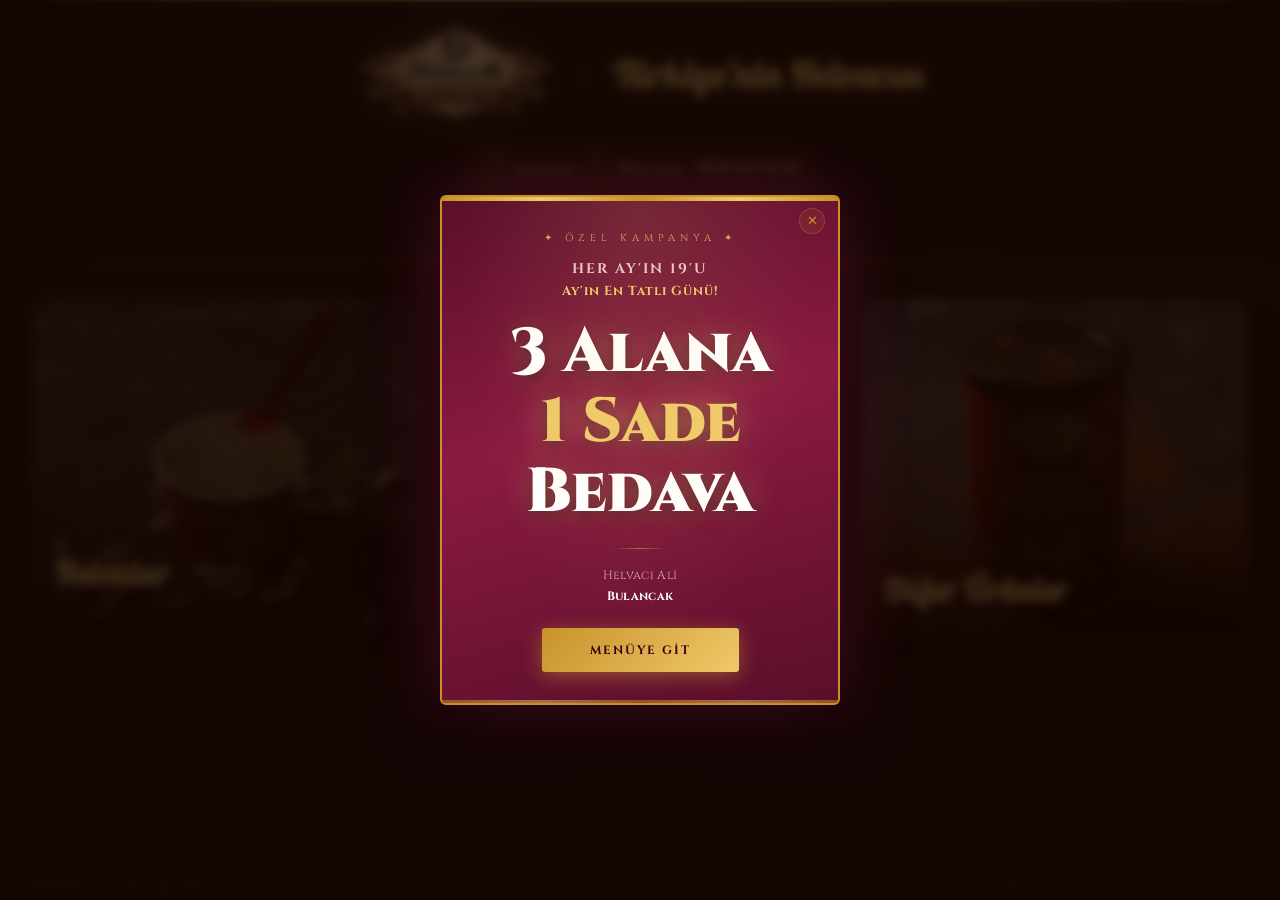
<file: index.html>
<!DOCTYPE html><html lang="tr"><head><meta charset="UTF-8"><meta name="viewport" content="width=device-width, initial-scale=1.0"><title>Helvacı Ali Bulancak – QR Menü</title><meta name="description" content="Helvacı Ali Bulancak – İrmik Helvaları & Özel Tatlar."><link rel="canonical" href="https://www.helvacialibulancak.com/"><meta property="og:title" content="Helvacı Ali Bulancak – QR Menü"><meta property="og:description" content="Helvacı Ali Bulancak – İrmik Helvaları & Özel Tatlar."><meta property="og:image" content="https://www.helvacialibulancak.com/images/logo/logo.png"><meta property="og:url" content="https://www.helvacialibulancak.com/"><meta property="og:type" content="website"><meta property="og:site_name" content="Helvacı Ali Bulancak"><script type="application/ld+json"> { "@context": "https://schema.org", "@type": "Restaurant", "name": "Helvacı Ali | Bulancak", "url": "https://www.helvacialibulancak.com", "logo": "https://www.helvacialibulancak.com/images/logo/logo.png", "telephone": "+905382197628", "address": { "@type": "PostalAddress", "streetAddress": "İhsaniye Mah. 15 Temmuz Cad. No:135/A", "addressLocality": "Bulancak", "addressRegion": "Giresun", "addressCountry": "TR" }, "sameAs": [ "https://www.instagram.com/helvaciali.bulancak/" ] } </script><script type="application/ld+json"> { "@context": "https://schema.org", "@type": "WebSite", "name": "Helvacı Ali | Bulancak", "alternateName": "Helvacı Ali Bulancak", "url": "https://www.helvacialibulancak.com" } </script><link rel="icon" type="image/png" href="images/logo/logo.png"><link rel="apple-touch-icon" href="images/logo/favicon.png"><link href="https://fonts.googleapis.com/css2?family=Playfair+Display:ital,wght@0,400;0,700;0,900;1,400&family=Cormorant+Garamond:wght@300;400;500;600&family=Lobster&family=Cinzel:wght@700;900&display=swap" rel="stylesheet"><link rel="stylesheet" href="style.css"><script async src="https://www.googletagmanager.com/gtag/js?id=G-EFC6RKV601"></script><script> window.dataLayer = window.dataLayer || []; function gtag() { dataLayer.push(arguments); } gtag('js', new Date()); gtag('config', 'G-EFC6RKV601'); </script><script>(function(){document.addEventListener('contextmenu',function(e){e.preventDefault();});document.addEventListener('keydown',function(e){if(e.keyCode===123||(e.ctrlKey&&e.shiftKey&&[73,74,67].includes(e.keyCode))||(e.ctrlKey&&e.keyCode===85)){e.preventDefault();return false;}});})();</script></head><body class="home"><header class="header"><div class="header-inner"><div class="header-brand"><img src="images/logo/logo.png" alt="Helvacı Ali Logo" class="header-logo"><div class="header-divider"></div><h1 class="header-title">Türkiye'nin Helvacısı</h1></div><div class="contact"><a href="https://www.instagram.com/helvaciali.bulancak/" target="_blank" class="social"><img src="images/sosyalmedya/instagram.png" alt="Instagram"> Instagram </a><a href="https://wa.me/5382197628" target="_blank" class="social"><img src="images/sosyalmedya/whatsapp.png" alt="WhatsApp"> WhatsApp </a><span class="phone"><strong>0538&nbsp;219&nbsp;76&nbsp;28</strong></span></div><div class="delivery-strip"><span class="delivery-label">Online Sipariş</span><div class="delivery-buttons"><a href="https://getir.com/yemek/restoran/helvaci-ali-bulancak-ihsaniye-mah-bulancak-giresun/" target="_blank" class="delivery-btn getir-btn">Getir</a><a href="https://tgoyemek.com/restoranlar/421122#" target="_blank" class="delivery-btn trendyol-btn">Trendyol</a></div></div></div></header><main class="container"><section class="showcase-grid"><a href="helvalar.html" class="showcase-card"><img src="images/helvalar.jpg" alt="Helvalar"><div class="showcase-overlay"><h3>Helvalar</h3><p>Sade, Antep Fıstıklı, Lotuslu, Dubai Çikolatalı & Kiloluk İrmik Helvaları</p></div></a><a href="icecekler.html" class="showcase-card"><img src="images/icecekler.jpg" alt="İçecekler"><div class="showcase-overlay"><h3>İçecekler</h3><p>Sıcak & Soğuk İçecekler</p></div></a><a href="diger.html" class="showcase-card"><img src="images/diger.jpg" alt="Diğer Ürünler"><div class="showcase-overlay"><h3>Diğer Ürünler</h3><p>Ek lezzetler ve Diğer Ürünler</p></div></a></section></main><footer class="footer"><div class="footer-inner"><div class="footer-left">© 2025 Helvacı Ali - Site: Uygar Güner</div><div class="footer-right">İhsaniye Mah. 15 Temmuz Cad. No:135/A Bulancak / Giresun</div></div></footer><div id="kampanya-popup"><div class="popup-box"><div class="popup-strip-top"></div><div class="popup-content"><div class="popup-glow"></div><div class="popup-label">✦ Özel Kampanya ✦</div><div class="popup-date">Her Ay'ın 19'u</div><div class="popup-subtitle">Ay'ın En Tatlı Günü!</div><div class="popup-main-1">3 Alana</div><div class="popup-main-2">1 Sade</div><div class="popup-main-3">Bedava</div><div class="popup-divider"></div><p class="popup-desc">Helvacı Ali<br><strong>Bulancak</strong></p><div class="popup-btn-wrap"><a href="javascript:void(0)" onclick="closePopup()" class="popup-btn">Menüye Git</a></div></div><div class="popup-strip-bottom"></div><button onclick="closePopup()" aria-label="Kapat" class="popup-close">✕</button></div></div><script> var popup = document.getElementById('kampanya-popup'); if (sessionStorage.getItem('popupGosterildi')) { popup.style.display = 'none'; } function closePopup() { sessionStorage.setItem('popupGosterildi', '1'); popup.style.animation = 'popupFadeOut 0.3s ease forwards'; setTimeout(function(){ popup.style.display='none'; }, 300); } document.addEventListener('keydown', function(e){ if(e.key==='Escape') closePopup(); }); popup.addEventListener('click', function(e){ if(e.target===this) closePopup(); }); </script></body></html>
</file>
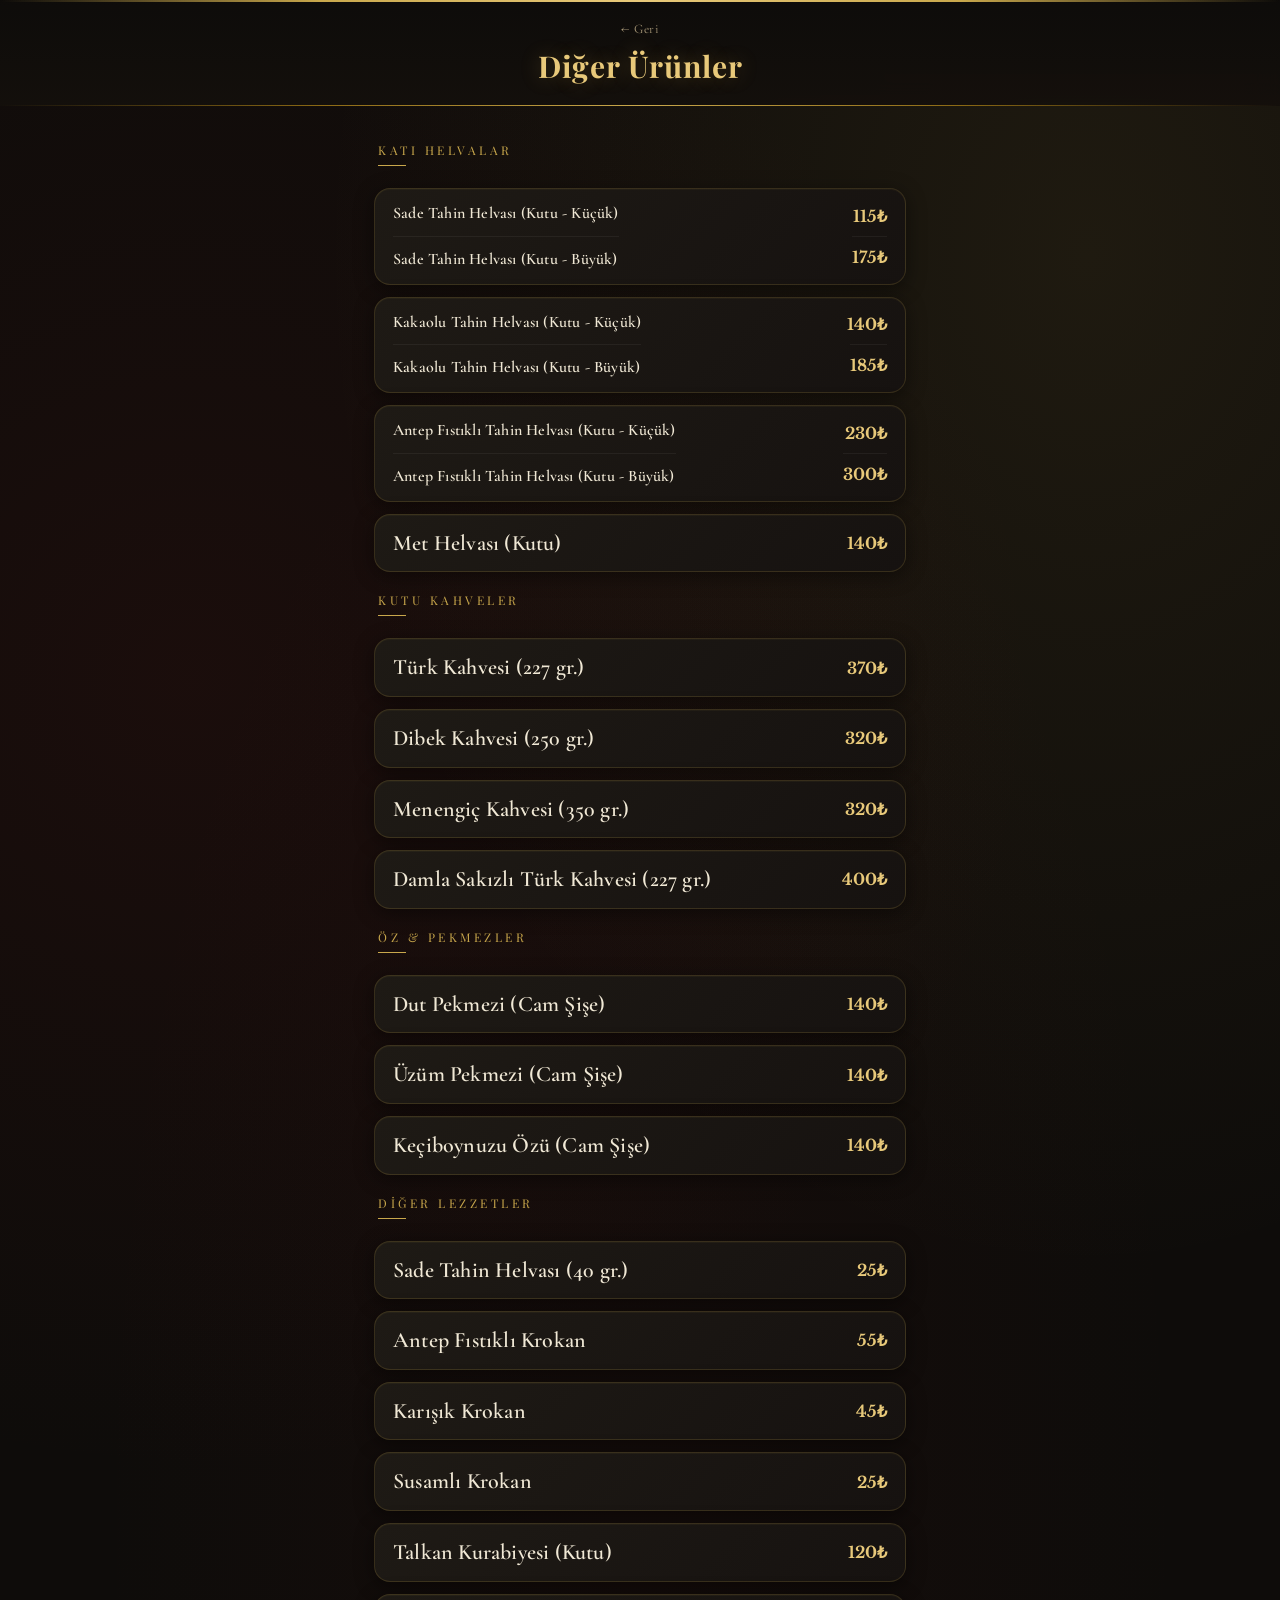
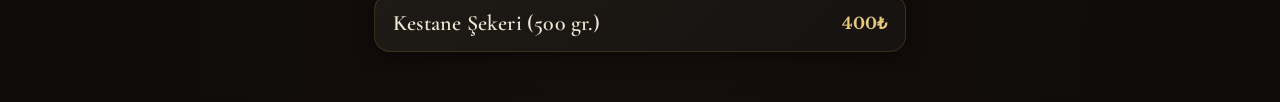
<file: diger.html>
<!DOCTYPE html><html lang="tr"><head><meta charset="UTF-8"><meta name="viewport" content="width=device-width, initial-scale=1.0"><title>Diğer Ürünler | Helvacı Ali Bulancak</title><link href="https://fonts.googleapis.com/css2?family=Playfair+Display:ital,wght@0,400;0,700;0,900;1,400&family=Cormorant+Garamond:wght@300;400;500;600&family=Lobster&display=swap" rel="stylesheet"><link rel="stylesheet" href="style.css"><link rel="icon" type="image/png" href="images/logo/logo.png"><link rel="apple-touch-icon" href="images/logo/favicon.png"><script>(function(){document.addEventListener('contextmenu',function(e){e.preventDefault();});document.addEventListener('keydown',function(e){if(e.keyCode===123||(e.ctrlKey&&e.shiftKey&&[73,74,67].includes(e.keyCode))||(e.ctrlKey&&e.keyCode===85)){e.preventDefault();return false;}});})();</script></head><body class="inner"><header class="header"><div class="header-inner"><a href="index.html" class="back">← Geri</a><h1 class="logo">Diğer Ürünler</h1></div></header><main class="container"><div class="product-list"><div class="product-card section-title"><h3>KATI HELVALAR</h3></div><div class="product-card drink-item multi-line"><div class="product-info"><h3>Sade Tahin Helvası (Kutu - Küçük)</h3><h3>Sade Tahin Helvası (Kutu - Büyük)</h3></div><div class="price-group"><span class="price">115₺</span><span class="price">175₺</span></div></div><div class="product-card drink-item multi-line"><div class="product-info"><h3>Kakaolu Tahin Helvası (Kutu - Küçük)</h3><h3>Kakaolu Tahin Helvası (Kutu - Büyük)</h3></div><div class="price-group"><span class="price">140₺</span><span class="price">185₺</span></div></div><div class="product-card drink-item multi-line"><div class="product-info"><h3>Antep Fıstıklı Tahin Helvası (Kutu - Küçük)</h3><h3>Antep Fıstıklı Tahin Helvası (Kutu - Büyük)</h3></div><div class="price-group"><span class="price">230₺</span><span class="price">300₺</span></div></div><div class="product-card drink-item"><div class="product-info"><h3>Met Helvası (Kutu)</h3></div><span class="price">140₺</span></div><div class="product-card section-title"><h3>KUTU KAHVELER</h3></div><div class="product-card drink-item"><div class="product-info"><h3>Türk Kahvesi (227 gr.)</h3></div><span class="price">370₺</span></div><div class="product-card drink-item"><div class="product-info"><h3>Dibek Kahvesi (250 gr.)</h3></div><span class="price">320₺</span></div><div class="product-card drink-item"><div class="product-info"><h3>Menengiç Kahvesi (350 gr.)</h3></div><span class="price">320₺</span></div><div class="product-card drink-item"><div class="product-info"><h3>Damla Sakızlı Türk Kahvesi (227 gr.)</h3></div><span class="price">400₺</span></div><div class="product-card section-title"><h3>ÖZ & PEKMEZLER</h3></div><div class="product-card drink-item"><div class="product-info"><h3>Dut Pekmezi (Cam Şişe)</h3></div><span class="price">140₺</span></div><div class="product-card drink-item"><div class="product-info"><h3>Üzüm Pekmezi (Cam Şişe)</h3></div><span class="price">140₺</span></div><div class="product-card drink-item"><div class="product-info"><h3>Keçiboynuzu Özü (Cam Şişe)</h3></div><span class="price">140₺</span></div><div class="product-card section-title"><h3>DİĞER LEZZETLER</h3></div><div class="product-card drink-item"><div class="product-info"><h3>Sade Tahin Helvası (40 gr.)</h3></div><span class="price">25₺</span></div><div class="product-card drink-item"><div class="product-info"><h3>Antep Fıstıklı Krokan</h3></div><span class="price">55₺</span></div><div class="product-card drink-item"><div class="product-info"><h3>Karışık Krokan</h3></div><span class="price">45₺</span></div><div class="product-card drink-item"><div class="product-info"><h3>Susamlı Krokan</h3></div><span class="price">25₺</span></div><div class="product-card drink-item"><div class="product-info"><h3>Talkan Kurabiyesi (Kutu)</h3></div><span class="price">120₺</span></div><div class="product-card drink-item"><div class="product-info"><h3>Kestane Şekeri (500 gr.)</h3></div><span class="price">400₺</span></div></div></main></body></html>
</file>
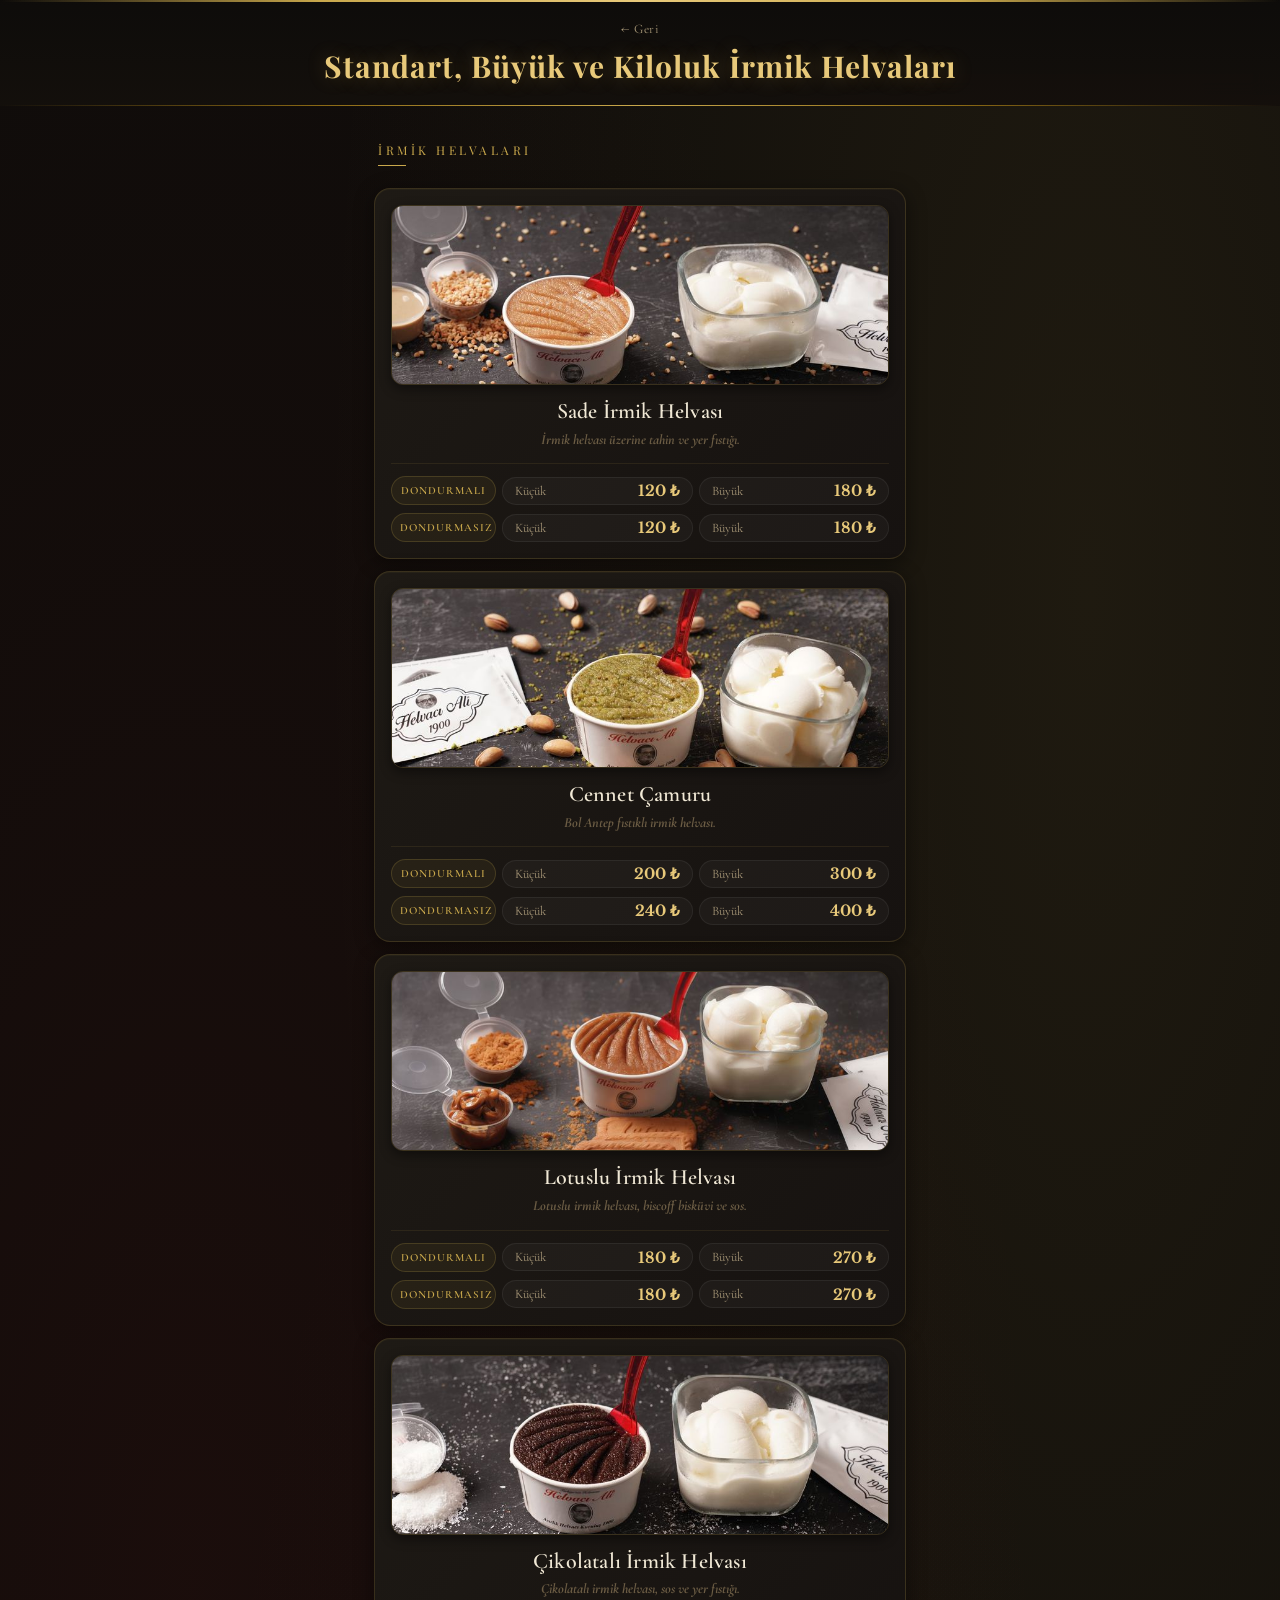
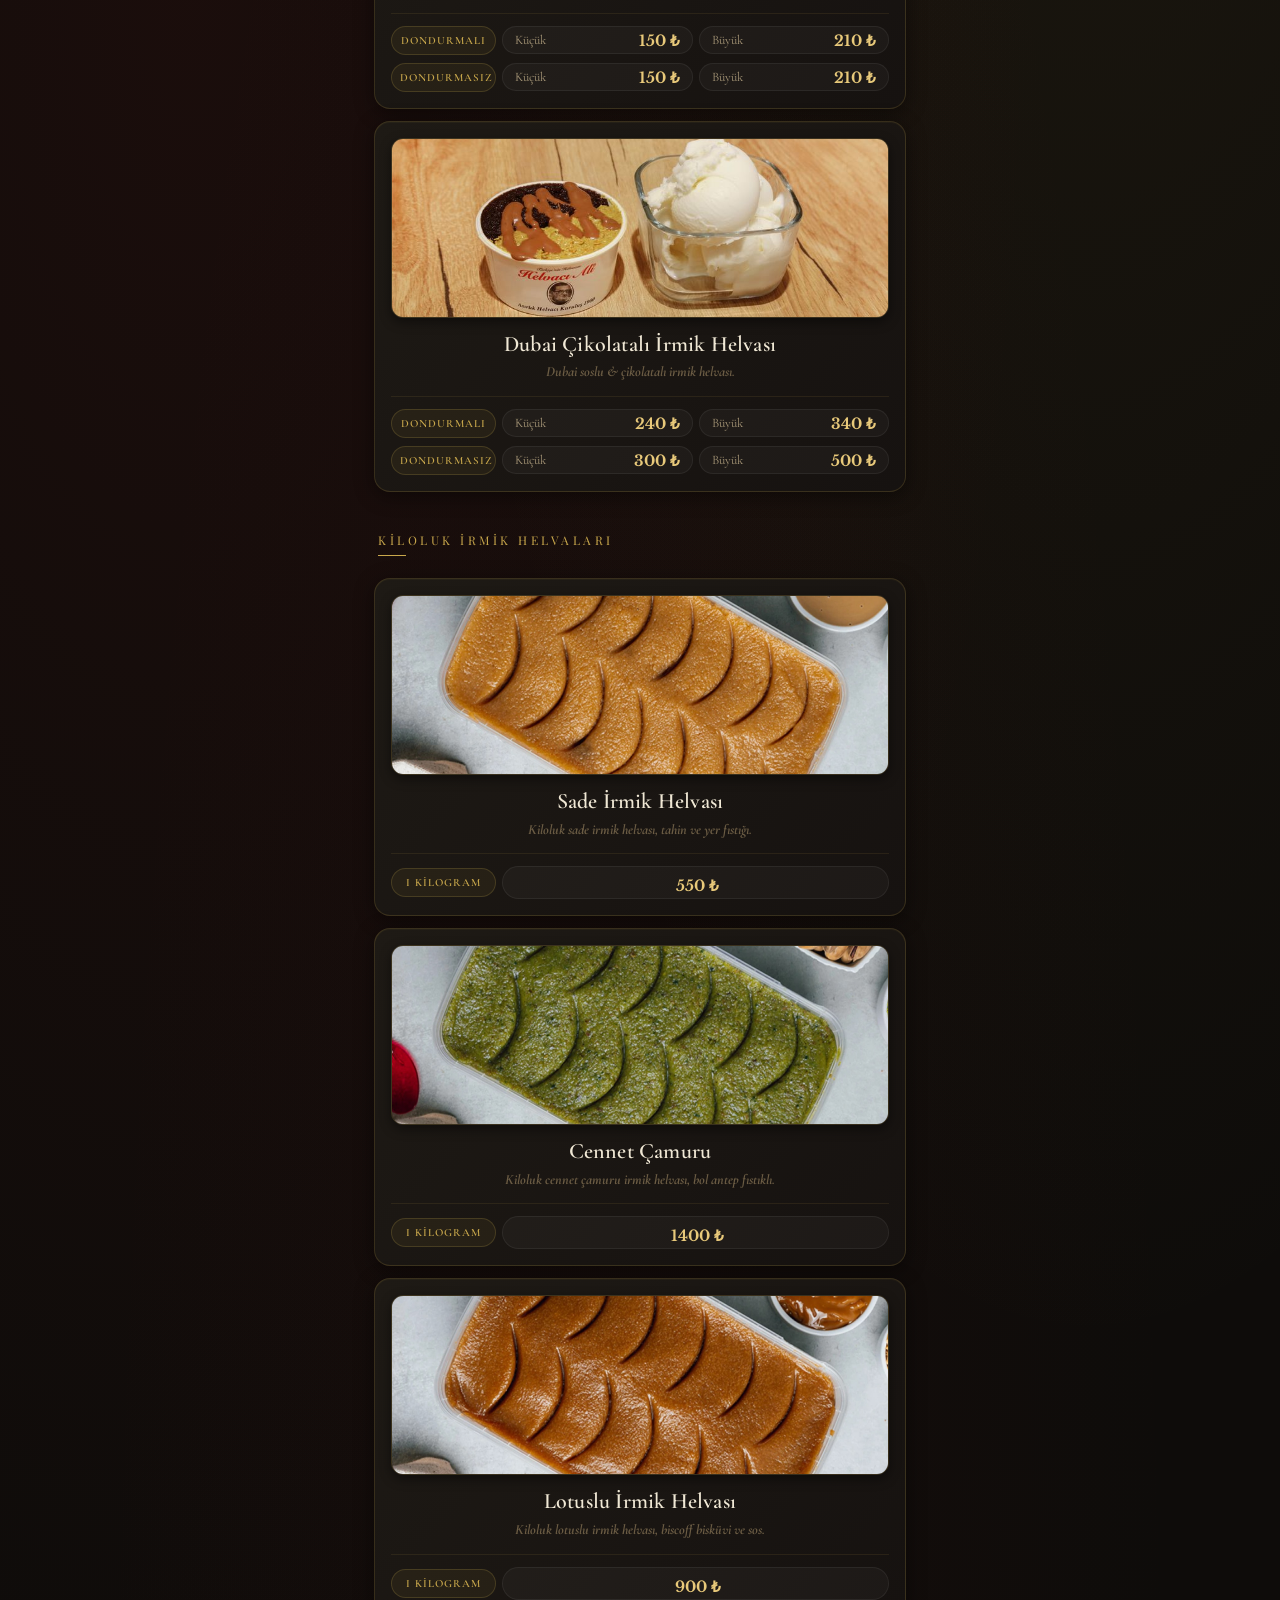
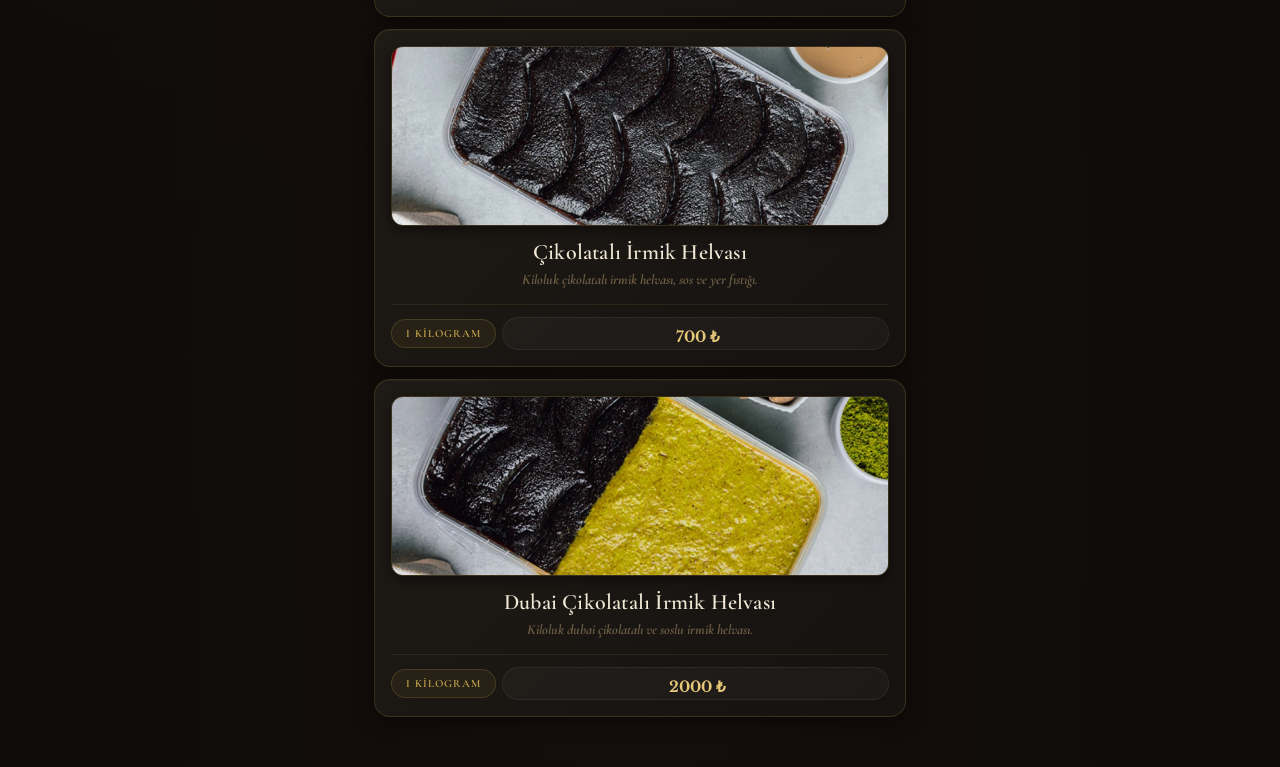
<file: helvalar.html>
<!DOCTYPE html><html lang="tr"><head><meta charset="UTF-8"><meta name="viewport" content="width=device-width, initial-scale=1.0"><title>Helvalar | Helvacı Ali Bulancak</title><link href="https://fonts.googleapis.com/css2?family=Playfair+Display:ital,wght@0,400;0,700;0,900;1,400&family=Cormorant+Garamond:wght@300;400;500;600&family=Lobster&display=swap" rel="stylesheet"><link rel="stylesheet" href="style.css"><link rel="icon" type="image/png" href="images/logo/logo.png"><link rel="apple-touch-icon" href="images/logo/favicon.png"><script>(function(){document.addEventListener('contextmenu',function(e){e.preventDefault();});document.addEventListener('keydown',function(e){if(e.keyCode===123||(e.ctrlKey&&e.shiftKey&&[73,74,67].includes(e.keyCode))||(e.ctrlKey&&e.keyCode===85)){e.preventDefault();return false;}});})();</script></head><body class="inner"><header class="header"><div class="header-inner"><a href="index.html" class="back">← Geri</a><h1 class="logo">Standart, Büyük ve Kiloluk İrmik Helvaları</h1></div></header><main class="container"><div class="product-list"><div class="product-card section-title"><h3>İrmik Helvaları</h3></div><div class="product-card with-variants"><div class="product-main"><img src="images/sade-irmik.jpg" alt="Sade İrmik Helvası"><div class="product-info"><h3>Sade İrmik Helvası</h3><p><strong>İrmik helvası üzerine tahin ve yer fıstığı.</strong></p></div></div><div class="variants"><div class="variant-group"><span class="variant-title">Dondurmalı</span><div class="variant-row"><span>Küçük</span><span class="price">120 ₺</span></div><div class="variant-row"><span>Büyük</span><span class="price">180 ₺</span></div></div><div class="variant-group"><span class="variant-title">Dondurmasız</span><div class="variant-row"><span>Küçük</span><span class="price">120 ₺</span></div><div class="variant-row"><span>Büyük</span><span class="price">180 ₺</span></div></div></div></div><div class="product-card with-variants"><div class="product-main"><img src="images/cennet-camuru.jpg" alt="Cennet Çamuru"><div class="product-info"><h3>Cennet Çamuru</h3><p><strong>Bol Antep fıstıklı irmik helvası.</strong></p></div></div><div class="variants"><div class="variant-group"><span class="variant-title">Dondurmalı</span><div class="variant-row"><span>Küçük</span><span class="price">200 ₺</span></div><div class="variant-row"><span>Büyük</span><span class="price">300 ₺</span></div></div><div class="variant-group"><span class="variant-title">Dondurmasız</span><div class="variant-row"><span>Küçük</span><span class="price">240 ₺</span></div><div class="variant-row"><span>Büyük</span><span class="price">400 ₺</span></div></div></div></div><div class="product-card with-variants"><div class="product-main"><img src="images/lotuslu-irmik.jpg" alt="Lotuslu İrmik Helvası"><div class="product-info"><h3>Lotuslu İrmik Helvası</h3><p><strong>Lotuslu irmik helvası, biscoff bisküvi ve sos.</strong></p></div></div><div class="variants"><div class="variant-group"><span class="variant-title">Dondurmalı</span><div class="variant-row"><span>Küçük</span><span class="price">180 ₺</span></div><div class="variant-row"><span>Büyük</span><span class="price">270 ₺</span></div></div><div class="variant-group"><span class="variant-title">Dondurmasız</span><div class="variant-row"><span>Küçük</span><span class="price">180 ₺</span></div><div class="variant-row"><span>Büyük</span><span class="price">270 ₺</span></div></div></div></div><div class="product-card with-variants"><div class="product-main"><img src="images/cikolatali-irmik.jpg" alt="Çikolatalı İrmik Helvası"><div class="product-info"><h3>Çikolatalı İrmik Helvası</h3><p><strong>Çikolatalı irmik helvası, sos ve yer fıstığı.</strong></p></div></div><div class="variants"><div class="variant-group"><span class="variant-title">Dondurmalı</span><div class="variant-row"><span>Küçük</span><span class="price">150 ₺</span></div><div class="variant-row"><span>Büyük</span><span class="price">210 ₺</span></div></div><div class="variant-group"><span class="variant-title">Dondurmasız</span><div class="variant-row"><span>Küçük</span><span class="price">150 ₺</span></div><div class="variant-row"><span>Büyük</span><span class="price">210 ₺</span></div></div></div></div><div class="product-card with-variants"><div class="product-main"><img src="images/dubai-irmik.jpg" alt="Dubai İrmik Helvası"><div class="product-info"><h3>Dubai Çikolatalı İrmik Helvası</h3><p><strong>Dubai soslu & çikolatalı irmik helvası.</strong></p></div></div><div class="variants"><div class="variant-group"><span class="variant-title">Dondurmalı</span><div class="variant-row"><span>Küçük</span><span class="price">240 ₺</span></div><div class="variant-row"><span>Büyük</span><span class="price">340 ₺</span></div></div><div class="variant-group"><span class="variant-title">Dondurmasız</span><div class="variant-row"><span>Küçük</span><span class="price">300 ₺</span></div><div class="variant-row"><span>Büyük</span><span class="price">500 ₺</span></div></div></div></div></div><div class="section-divider"></div><div class="product-list" style="margin-top: 32px;"><div class="product-card section-title"><h3>Kiloluk İrmik Helvaları</h3></div><div class="product-card with-variants"><div class="product-main"><img src="images/sade_kilo.jpg" alt="Sade İrmik Helvası – Kiloluk"><div class="product-info"><h3>Sade İrmik Helvası</h3><p><strong>Kiloluk sade irmik helvası, tahin ve yer fıstığı.</strong></p></div></div><div class="variants"><div class="variant-group"><span class="variant-title">I Kilogram</span><div class="variant-row kiloluk-row"><span></span><span class="price">550 ₺</span></div></div></div></div><div class="product-card with-variants"><div class="product-main"><img src="images/cennet_kilo.jpg" alt="Cennet Çamuru – Kiloluk"><div class="product-info"><h3>Cennet Çamuru</h3><p><strong>Kiloluk cennet çamuru irmik helvası, bol antep fıstıklı.</strong></p></div></div><div class="variants"><div class="variant-group"><span class="variant-title">I Kilogram</span><div class="variant-row kiloluk-row"><span></span><span class="price">1400 ₺</span></div></div></div></div><div class="product-card with-variants"><div class="product-main"><img src="images/lotus_kilo.jpg" alt="Lotuslu İrmik Helvası – Kiloluk"><div class="product-info"><h3>Lotuslu İrmik Helvası</h3><p><strong>Kiloluk lotuslu irmik helvası, biscoff bisküvi ve sos.</strong></p></div></div><div class="variants"><div class="variant-group"><span class="variant-title">I Kilogram</span><div class="variant-row kiloluk-row"><span></span><span class="price">900 ₺</span></div></div></div></div><div class="product-card with-variants"><div class="product-main"><img src="images/cikolata_kilo.jpg" alt="Çikolatalı İrmik Helvası – Kiloluk"><div class="product-info"><h3>Çikolatalı İrmik Helvası</h3><p><strong>Kiloluk çikolatalı irmik helvası, sos ve yer fıstığı.</strong></p></div></div><div class="variants"><div class="variant-group"><span class="variant-title">I Kilogram</span><div class="variant-row kiloluk-row"><span></span><span class="price">700 ₺</span></div></div></div></div><div class="product-card with-variants"><div class="product-main"><img src="images/dubai_kilo.jpg" alt="Dubai İrmik Helvası – Kiloluk"><div class="product-info"><h3>Dubai Çikolatalı İrmik Helvası</h3><p><strong>Kiloluk dubai çikolatalı ve soslu irmik helvası.</strong></p></div></div><div class="variants"><div class="variant-group"><span class="variant-title">I Kilogram</span><div class="variant-row kiloluk-row"><span></span><span class="price">2000 ₺</span></div></div></div></div></div></main></body></html>
</file>
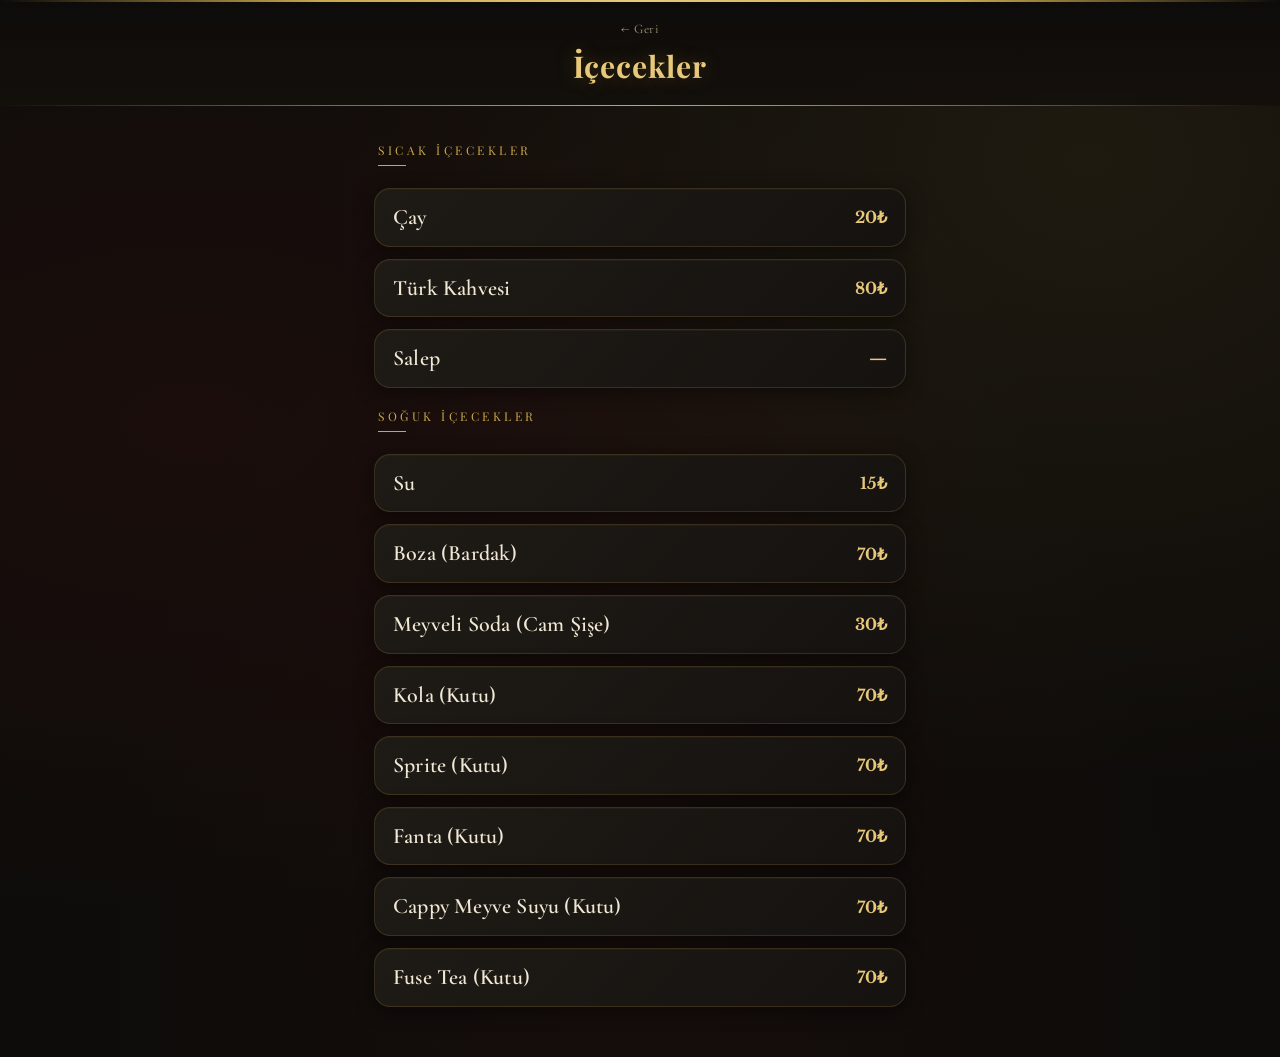
<file: icecekler.html>
<!DOCTYPE html><html lang="tr"><head><meta charset="UTF-8"><meta name="viewport" content="width=device-width, initial-scale=1.0"><title>İçecekler | Helvacı Ali Bulancak</title><link href="https://fonts.googleapis.com/css2?family=Playfair+Display:ital,wght@0,400;0,700;0,900;1,400&family=Cormorant+Garamond:wght@300;400;500;600&family=Lobster&display=swap" rel="stylesheet"><link rel="stylesheet" href="style.css"><link rel="icon" type="image/png" href="images/logo/logo.png"><link rel="apple-touch-icon" href="images/logo/favicon.png"><script>(function(){document.addEventListener('contextmenu',function(e){e.preventDefault();});document.addEventListener('keydown',function(e){if(e.keyCode===123||(e.ctrlKey&&e.shiftKey&&[73,74,67].includes(e.keyCode))||(e.ctrlKey&&e.keyCode===85)){e.preventDefault();return false;}});})();</script></head><body class="inner"><header class="header"><div class="header-inner"><a href="index.html" class="back">← Geri</a><h1 class="logo">İçecekler</h1></div></header><main class="container"><div class="product-list"><div class="product-card section-title"><h3>SICAK İÇECEKLER</h3></div><div class="product-card drink-item"><div class="product-info"><h3>Çay</h3></div><span class="price">20₺</span></div><div class="product-card drink-item"><div class="product-info"><h3>Türk Kahvesi</h3></div><span class="price">80₺</span></div><div class="product-card drink-item"><div class="product-info"><h3>Salep</h3></div><span class="price">—</span></div><div class="product-card section-title"><h3>SOĞUK İÇECEKLER</h3></div><div class="product-card drink-item"><div class="product-info"><h3>Su</h3></div><span class="price">15₺</span></div><div class="product-card drink-item"><div class="product-info"><h3>Boza (Bardak)</h3></div><span class="price">70₺</span></div><div class="product-card drink-item"><div class="product-info"><h3>Meyveli Soda (Cam Şişe)</h3></div><span class="price">30₺</span></div><div class="product-card drink-item"><div class="product-info"><h3>Kola (Kutu)</h3></div><span class="price">70₺</span></div><div class="product-card drink-item"><div class="product-info"><h3>Sprite (Kutu)</h3></div><span class="price">70₺</span></div><div class="product-card drink-item"><div class="product-info"><h3>Fanta (Kutu)</h3></div><span class="price">70₺</span></div><div class="product-card drink-item"><div class="product-info"><h3>Cappy Meyve Suyu (Kutu)</h3></div><span class="price">70₺</span></div><div class="product-card drink-item"><div class="product-info"><h3>Fuse Tea (Kutu)</h3></div><span class="price">70₺</span></div></div></main></body></html>
</file>
<file: style.css>
@import url('https://fonts.googleapis.com/css2?family=Playfair+Display:ital,wght@0,400;0,700;0,900;1,400&family=Cormorant+Garamond:wght@300;400;500;600&family=Lobster&family=Libre+Baskerville:wght@400;700&family=Merriweather:wght@400;700&family=Cinzel:wght@700;900&display=swap');:root{--gold:#C9A84C;--gold-light:#E8C97A;--gold-dim:#8B6914;--dark:#0E0C0A;--dark-card:#1A1612;--dark-border:rgba(201,168,76,0.18);--dark-border-hover:rgba(201,168,76,0.5);--text-primary:#F0E8D5;--text-secondary:#A89878;--text-muted:#6B5C44}*{margin:0;padding:0;box-sizing:border-box}body{font-family:'Cormorant Garamond',Georgia,serif;background-color:var(--dark);background-image:radial-gradient(ellipse at 15% 40%,rgba(139,26,26,0.10) 0%,transparent 55%),radial-gradient(ellipse at 85% 15%,rgba(201,168,76,0.09) 0%,transparent 50%),radial-gradient(ellipse at 50% 90%,rgba(139,26,26,0.06) 0%,transparent 60%);color:var(--text-primary);min-height:100vh}.header{position:sticky;top:0;z-index:100;overflow:hidden}.header::before{content:"";position:absolute;top:0;left:0;right:0;height:2px;z-index:10;background:linear-gradient(90deg,transparent,var(--gold),var(--gold-light),var(--gold),transparent);animation:pulse-line 3s linear infinite}.header::after{content:"";position:absolute;bottom:0;left:0;right:0;height:1px;z-index:10;background:linear-gradient(90deg,transparent,var(--gold-dim),var(--gold),var(--gold-dim),transparent);animation:pulse-line 3s linear infinite}@keyframes pulse-line{0%{opacity:0.35}50%{opacity:1}100%{opacity:0.35}}@keyframes pulse-line-delayed{0%{opacity:0.35}50%{opacity:1}100%{opacity:0.35}}.header-inner{position:relative;z-index:5;margin:0 auto;padding:18px 16px 14px;text-align:center;background:linear-gradient(180deg,rgba(14,12,10,0.98) 0%,rgba(20,16,12,0.96) 100%);backdrop-filter:blur(12px)}.header-brand{display:flex;align-items:center;justify-content:center;gap:clamp(14px,3vw,28px)}.header-logo{width:clamp(90px,22vw,200px);height:auto;filter:drop-shadow(0 0 20px rgba(201,168,76,0.35));transition:filter 0.3s ease}.header-logo:hover{filter:drop-shadow(0 0 35px rgba(201,168,76,0.6))}.header-divider{width:1px;height:50px;background:linear-gradient(to bottom,transparent,var(--gold),transparent);flex-shrink:0}.header-title{font-family:'Lobster',cursive;font-size:clamp(20px,5vw,36px);white-space:nowrap;color:var(--gold-light);text-shadow:0 0 30px rgba(201,168,76,0.5),0 2px 8px rgba(0,0,0,0.8);letter-spacing:0.5px}.contact{margin-top:14px;display:inline-flex;gap:7px;align-items:center;font-size:14px;background:rgba(201,168,76,0.07);border:1px solid var(--dark-border);padding:8px 18px;border-radius:999px;transition:border-color 0.3s,background 0.3s}@media (max-width:480px){.contact{padding:5px 12px;gap:5px}.contact a{font-size:13px}.contact .social img{width:22px;height:22px}.phone{font-size:12px}}.contact:hover{background:rgba(201,168,76,0.11);border-color:var(--dark-border-hover)}.contact a{color:var(--text-primary);text-decoration:none;font-weight:600;font-family:'Cormorant Garamond',serif;font-size:15px;transition:color 0.2s}.contact a:hover{color:var(--gold-light)}.contact .social{display:inline-flex;align-items:center;gap:6px}.contact .social img{width:28px;height:28px;border-radius:50%;border:1px solid rgba(201,168,76,0.35);padding:2px;background:rgba(227,158,10,0.05);transition:border-color 0.2s,transform 0.2s}.contact .social:hover img{border-color:var(--gold);transform:scale(1.1)}.phone{padding-left:7px;border-left:1px solid rgba(201,168,76,0.25);color:var(--gold-light);font-family:'Merriweather',serif;font-weight:700;font-size:13px;letter-spacing:0.3px;white-space:nowrap;font-variant-numeric:tabular-nums lining-nums;line-height:1;vertical-align:middle;display:inline-flex;align-items:center}.phone strong{color:var(--gold-light);font-family:'Merriweather',serif;font-weight:700;font-variant-numeric:tabular-nums lining-nums}.container{max-width:1100px;margin:0 auto;padding:28px 16px 60px}.home .showcase-grid{display:grid;grid-template-columns:1fr;gap:18px}.home .showcase-card{position:relative;height:230px;border-radius:18px;overflow:hidden;text-decoration:none;border:1px solid var(--dark-border);box-shadow:0 8px 32px rgba(0,0,0,0.6);transition:border-color 0.4s ease,box-shadow 0.4s ease,transform 0.4s ease}.home .showcase-card .corner-tl,.home .showcase-card .corner-br{position:absolute;width:20px;height:20px;z-index:5;transition:width 0.35s,height 0.35s,opacity 0.35s;opacity:0.55;pointer-events:none}.home .showcase-card .corner-tl{top:12px;left:12px;border-top:1px solid var(--gold);border-left:1px solid var(--gold);border-radius:3px 0 0 0}.home .showcase-card .corner-br{bottom:12px;right:12px;border-bottom:1px solid var(--gold);border-right:1px solid var(--gold);border-radius:0 0 3px 0}.home .showcase-card:hover .corner-tl,.home .showcase-card:hover .corner-br{width:30px;height:30px;opacity:1}.home .showcase-card:hover{border-color:rgba(201,168,76,0.45);box-shadow:0 16px 48px rgba(0,0,0,0.7),0 0 0 1px rgba(201,168,76,0.15);transform:translateY(-3px)}.home .showcase-card img{width:100%;height:100%;object-fit:cover;transition:transform 0.7s ease;filter:brightness(0.82) saturate(0.88)}.home .showcase-card:hover img{transform:scale(1.07);filter:brightness(0.72) saturate(0.8)}.home .showcase-overlay{position:absolute;inset:0;background:linear-gradient(to top,rgba(0,0,0,0.88) 0%,rgba(0,0,0,0.25) 55%,transparent 100%);display:flex;flex-direction:column;justify-content:flex-end;padding:24px 22px;z-index:3}.home .showcase-overlay h3{font-family:'Lobster',cursive;font-size:32px;color:var(--gold-light);text-shadow:0 2px 12px rgba(0,0,0,0.9),0 0 25px rgba(201,168,76,0.25);transform:translateY(18px);transition:transform 0.4s ease;letter-spacing:0.5px}.home .showcase-overlay p{font-family:'Cormorant Garamond',serif;font-size:14px;color:var(--text-secondary);opacity:0;transform:translateY(10px);transition:all 0.4s 0.05s ease;margin-top:6px;letter-spacing:0.3px}.home .showcase-card:hover h3{transform:translateY(0)}.home .showcase-card:hover p{opacity:1;transform:translateY(0)}@media (hover:none) and (pointer:coarse){.home .showcase-card img{transform:scale(1.04);filter:brightness(0.78)}.home .showcase-overlay h3{transform:translateY(0)}.home .showcase-overlay p{opacity:1;transform:translateY(0)}.home .showcase-card .corner-tl,.home .showcase-card .corner-br{width:26px;height:26px;opacity:0.8}}@media (min-width:768px){.home .showcase-grid{grid-template-columns:repeat(3,1fr);gap:24px}.home .showcase-card{height:clamp(320px,38vh,480px)}}@media (min-width:1200px){.container{max-width:1280px;padding:36px 32px 80px}.home .showcase-grid{gap:28px}}.inner .header{padding:0;text-align:center}.inner .header .header-inner{padding:18px 16px 20px}.inner .logo{font-family:'Playfair Display',serif;font-size:clamp(22px,5vw,30px);font-weight:700;color:var(--gold-light);text-shadow:0 0 20px rgba(201,168,76,0.3);letter-spacing:1px;margin-top:8px;display:block}.inner .back{display:inline-block;color:var(--text-secondary);text-decoration:none;font-size:13px;font-family:'Cormorant Garamond',serif;letter-spacing:0.5px;transition:color 0.2s;position:relative;z-index:5}.inner .back:hover{color:var(--gold-light)}.inner .container{max-width:560px;padding:20px 14px 50px}.inner .product-list{display:flex;flex-direction:column;gap:12px;margin-top:8px}.inner .product-card{background:linear-gradient(135deg,#1E1A15 0%,#161210 100%);border-radius:16px;border:1px solid var(--dark-border);overflow:hidden;transition:border-color 0.3s,box-shadow 0.3s;box-shadow:0 4px 20px rgba(0,0,0,0.45),inset 0 1px 0 rgba(201,168,76,0.05)}.inner .product-card:not(.section-title):hover{border-color:rgba(201,168,76,0.38);box-shadow:0 8px 32px rgba(0,0,0,0.55),inset 0 1px 0 rgba(201,168,76,0.08)}.inner .product-card.drink-item{display:flex;justify-content:space-between;align-items:center;padding:14px 18px}.inner .product-card.section-title{background:transparent;border:none;box-shadow:none;padding:8px 4px 10px}.inner .product-card.section-title h3{font-family:'Playfair Display',serif;font-size:12px;font-weight:400;color:var(--gold);letter-spacing:3.5px;text-transform:uppercase;position:relative;padding-bottom:8px}.inner .product-card.section-title h3::after{content:"";position:absolute;bottom:0;left:0;width:28px;height:1px;background:var(--gold)}.inner .price{font-family:'Libre Baskerville',serif;font-size:16px;font-weight:700;color:var(--gold-light);white-space:nowrap;line-height:1}.inner .product-info{text-align:center}.inner .product-info h3{font-family:'Cormorant Garamond',serif;font-size:22px;font-weight:600;color:var(--text-primary);letter-spacing:0.2px;line-height:1.3}.inner .product-info p{font-family:'Cormorant Garamond',serif;font-size:14px;color:var(--text-muted);margin-top:4px;font-style:italic;line-height:1.4}.inner .product-card.with-variants{padding:16px}.inner .product-main{display:flex;flex-direction:column;gap:12px;margin-bottom:14px}.inner .product-main img{width:100%;height:180px;object-fit:cover;border-radius:12px;border:1px solid var(--dark-border);box-shadow:0 4px 12px rgba(0,0,0,0.45);transition:border-color 0.3s}.inner .product-card:hover .product-main img{border-color:rgba(201,168,76,0.4)}.inner .variants{border-top:1px solid rgba(201,168,76,0.1);padding-top:12px;display:flex;flex-direction:column;gap:8px}.inner .variant-group{display:flex;align-items:center;gap:6px;flex-wrap:wrap;width:100%}.inner .variant-title{display:inline-block;background:rgba(201,168,76,0.07);color:var(--gold);border:1px solid rgba(201,168,76,0.2);font-size:11px;font-weight:600;font-family:'Cormorant Garamond',serif;letter-spacing:1px;text-transform:uppercase;padding:7px 8px;border-radius:999px;white-space:nowrap;width:105px;flex-shrink:0;text-align:center}.inner .variant-row{display:flex;align-items:center;justify-content:space-between;gap:6px;padding:5px 12px;background:rgba(255,255,255,0.03);border:1px solid rgba(255,255,255,0.06);border-radius:999px;font-size:13px;font-family:'Cormorant Garamond',serif;color:var(--text-secondary);flex:1}.inner .variant-row .price{font-family:'Libre Baskerville',serif;font-size:15px;font-weight:700;color:var(--gold-light);margin-left:4px;line-height:1}.multi-line{align-items:flex-start}.multi-line .product-info{text-align:left}.multi-line .product-info h3{margin:0;font-size:16px}.multi-line .product-info h3+h3{margin-top:12px;border-top:1px solid rgba(255,255,255,0.05);padding-top:12px}.price-group{display:flex;flex-direction:column;align-items:flex-end;gap:12px;flex-shrink:0}.multi-line .price-group .price+.price{border-top:1px solid rgba(255,255,255,0.05);padding-top:12px}.inner .kiloluk-row{justify-content:center;flex-wrap:wrap}.inner .kiloluk-row .price{text-align:center;width:100%}.footer{background:rgba(10,8,6,0.96);border-top:1px solid var(--dark-border);padding:10px 20px;font-family:'Libre Baskerville',serif;font-size:9px;color:var(--text-muted);letter-spacing:0.3px}@media (min-width:768px){.footer{position:fixed;bottom:0;left:0;width:100%;z-index:999;padding:8px 20px}}.footer-inner{max-width:2000px;margin:0 auto;display:flex;justify-content:space-between;align-items:center}.footer-inner .footer-left{color:var(--gold-dim)}@media (max-width:480px){.header-logo{width:120px}.header-brand{gap:10px}.header-divider{height:38px}}@media (max-width:460px){.inner .variant-group{flex-wrap:wrap}.inner .variant-title{width:100%;text-align:center}.inner .variant-row{flex:1 1 100%}}.delivery-strip{display:flex;flex-direction:column;align-items:center;justify-content:center;gap:7px;margin-top:7px;padding:4px 20px 2px}.delivery-label{font-family:'Cormorant Garamond',serif;font-size:11px;font-weight:600;letter-spacing:2.8px;text-transform:uppercase;color:var(--text-secondary);white-space:nowrap}.delivery-buttons{display:flex;gap:7px;align-items:center}.delivery-btn{display:inline-flex;align-items:center;justify-content:center;font-family:'Cormorant Garamond',serif;font-size:12px;font-weight:700;letter-spacing:0.8px;text-decoration:none;padding:4px 0;width:90px;border-radius:999px;transition:all 0.25s ease;white-space:nowrap}.getir-btn{background:rgba(210,70,0,0.13);border:1px solid rgba(210,70,0,0.50);color:#E85A00}.getir-btn:hover{background:rgba(210,70,0,0.24);border-color:rgba(210,70,0,0.80);color:#FF6A10;box-shadow:0 4px 14px rgba(210,70,0,0.20);transform:translateY(-1px)}.trendyol-btn{background:rgba(210,70,0,0.10);border:1px solid rgba(210,70,0,0.40);color:#E05000}.trendyol-btn:hover{background:rgba(210,70,0,0.20);border-color:rgba(210,70,0,0.70);color:#F06010;box-shadow:0 4px 14px rgba(210,70,0,0.18);transform:translateY(-1px)}@media (max-width:520px){.delivery-strip{flex-direction:column;gap:6px;margin-top:6px;padding:3px 14px 2px}.delivery-label{font-size:10px;letter-spacing:2.5px}.delivery-buttons{gap:8px}.delivery-btn{font-size:12px;padding:4px 16px}}#kampanya-popup{position:fixed;inset:0;background:rgba(20,5,0,0.80);backdrop-filter:blur(5px);z-index:9999;display:flex;align-items:center;justify-content:center;padding:16px;animation:popupFadeIn 0.45s ease forwards}.popup-box{position:relative;background:linear-gradient(165deg,#5a0e2a 0%,#8b1a42 45%,#5a0e2a 100%);border:2px solid #c8922a;border-radius:6px;max-width:400px;width:100%;overflow:hidden;box-shadow:0 0 70px rgba(139,26,66,0.5),0 25px 60px rgba(0,0,0,0.7);animation:popupSlideUp 0.55s cubic-bezier(.22,.68,0,1.2) forwards}.popup-strip-top{height:4px;background:linear-gradient(90deg,#c8922a,#f0c96a,#c8922a,#f0c96a,#c8922a)}.popup-strip-bottom{height:3px;background:linear-gradient(90deg,#c8922a,#f0c96a,#c8922a,#f0c96a,#c8922a);opacity:0.5}.popup-content{padding:30px 28px 28px;text-align:center;position:relative}.popup-glow{position:absolute;inset:0;background:radial-gradient(ellipse at 50% 0%,rgba(240,201,106,0.12) 0%,transparent 65%);pointer-events:none}.popup-label{font-family:'Cinzel',serif;color:#f0c96a;font-size:10px;letter-spacing:5px;text-transform:uppercase;margin-bottom:14px;opacity:0.8}.popup-date{font-family:'Cinzel',serif;font-size:14px;font-weight:700;color:#e8c5d0;letter-spacing:2px;margin-bottom:4px;text-transform:uppercase}.popup-subtitle{font-family:'Cinzel',serif;font-size:13px;font-weight:700;color:#f0c96a;letter-spacing:1px;margin-bottom:18px}.popup-main-1{font-family:'Cinzel',serif;font-size:62px;font-weight:900;color:#ffffff;line-height:1.1;margin-bottom:2px;text-shadow:0 0 30px rgba(240,201,106,0.4),0 4px 16px rgba(0,0,0,0.5)}.popup-main-2{font-family:'Cinzel',serif;font-size:62px;font-weight:900;color:#f0c96a;line-height:1.1;margin-bottom:2px;text-shadow:0 0 30px rgba(240,201,106,0.6),0 4px 16px rgba(0,0,0,0.5)}.popup-main-3{font-family:'Cinzel',serif;font-size:62px;font-weight:900;color:#ffffff;line-height:1.1;margin-bottom:22px;text-shadow:0 0 30px rgba(240,201,106,0.4),0 4px 16px rgba(0,0,0,0.5)}.popup-divider{width:50px;height:1px;background:linear-gradient(90deg,transparent,rgba(200,146,42,0.7),transparent);margin:0 auto 16px}.popup-desc{font-family:'Cinzel',serif;color:rgba(232,197,208,0.85);font-size:12px;line-height:1.7;margin:0 0 22px;letter-spacing:0.3px}.popup-desc strong{color:#ffffff}.popup-desc-gold{color:#f0c96a}.popup-btn-wrap{display:flex;justify-content:center}.popup-btn{display:inline-block;background:linear-gradient(135deg,#c8922a,#f0c96a);color:#3a0010;text-decoration:none;font-family:'Cinzel',serif;font-weight:700;font-size:12px;letter-spacing:2px;padding:14px 48px;border-radius:3px;text-transform:uppercase;box-shadow:0 4px 20px rgba(200,146,42,0.5);transition:transform 0.2s,box-shadow 0.2s;cursor:pointer;border:none}.popup-btn:hover{transform:translateY(-2px);box-shadow:0 8px 28px rgba(200,146,42,0.65)}.popup-close{position:absolute;top:11px;right:13px;background:rgba(200,146,42,0.1);border:1px solid rgba(200,146,42,0.3);color:#c8922a;width:26px;height:26px;border-radius:50%;cursor:pointer;font-size:13px;display:flex;align-items:center;justify-content:center;transition:background 0.2s}.popup-close:hover{background:rgba(200,146,42,0.25)}@keyframes popupFadeIn{from{opacity:0}to{opacity:1}}@keyframes popupSlideUp{from{opacity:0;transform:translateY(28px) scale(0.96)}to{opacity:1;transform:translateY(0) scale(1)}}@keyframes popupFadeOut{from{opacity:1}to{opacity:0}}
</file>
